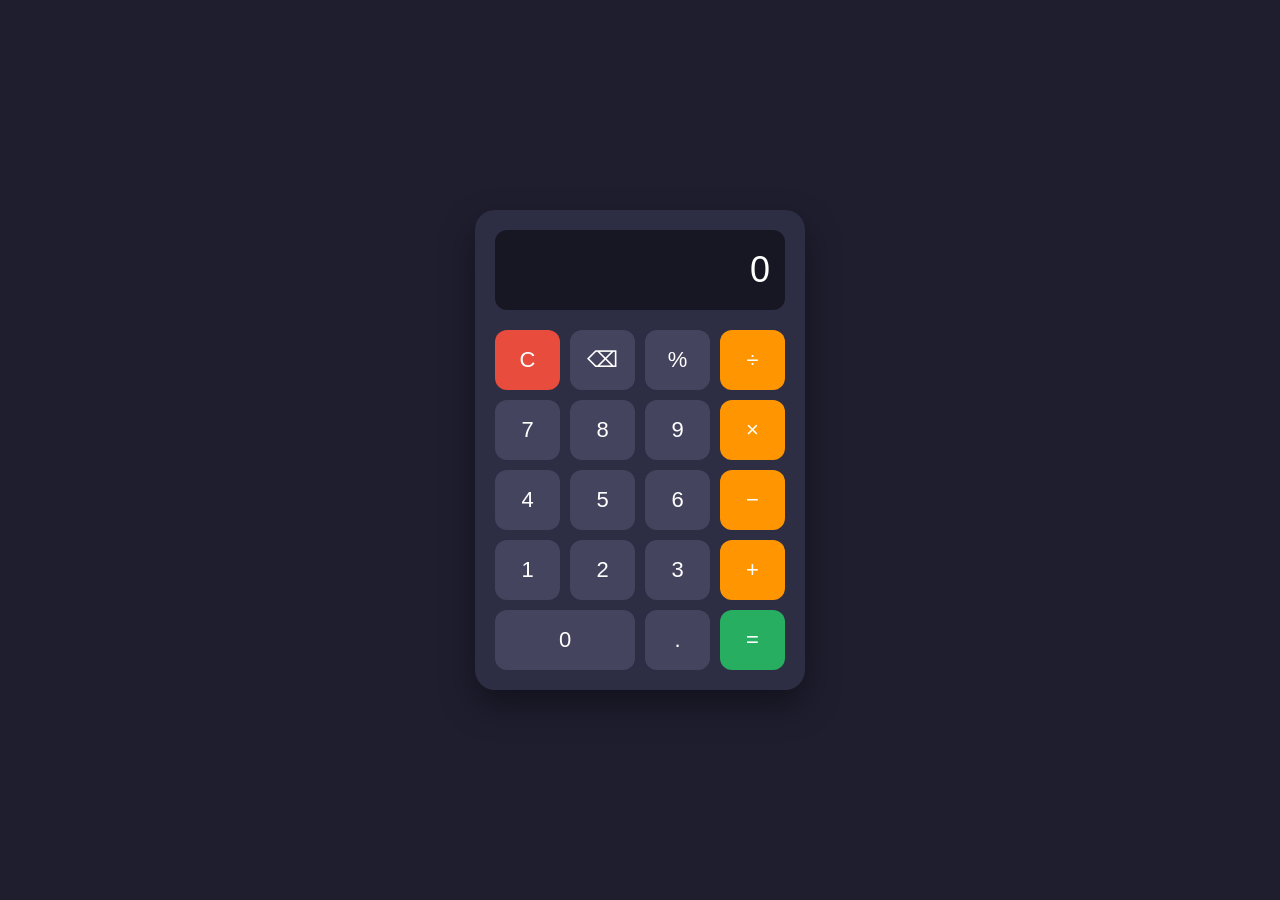
<file: index.html>
<!DOCTYPE html>
<html lang="en">
    <head>
        <meta charset="UTF-8">
        <meta name="viewport" content="width=device-width, initial-scale=1.0">
        <title>Calculator</title>

        <style>
    * {
      box-sizing: border-box;
      margin: 0;
      padding: 0;
      font-family: Arial, sans-serif;
    }

    body {
      min-height: 100vh;
      display: flex;
      justify-content: center;
      align-items: center;
      background: #1e1e2f;
    }

    .calculator {
      width: 330px;
      padding: 20px;
      background: #2d2d44;
      border-radius: 20px;
      box-shadow: 0 15px 35px rgba(0, 0, 0, 0.4);
    }

    .display {
      width: 100%;
      height: 80px;
      margin-bottom: 20px;
      padding: 15px;
      border: none;
      border-radius: 12px;
      background: #171724;
      color: white;
      text-align: right;
      font-size: 36px;
      outline: none;
    }

    .buttons {
      display: grid;
      grid-template-columns: repeat(4, 1fr);
      gap: 10px;
    }

    button {
      height: 60px;
      border: none;
      border-radius: 12px;
      background: #44445f;
      color: white;
      font-size: 22px;
      cursor: pointer;
      transition: 0.15s;
    }

    button:hover {
      background: #555577;
    }

    button:active {
      transform: scale(0.95);
    }

    .operator {
      background: #ff9500;
    }

    .operator:hover {
      background: #ffad32;
    }

    .clear {
      background: #e74c3c;
    }

    .clear:hover {
      background: #f05b4c;
    }

    .equals {
      background: #27ae60;
    }

    .equals:hover {
      background: #2fc970;
    }

    .zero {
      grid-column: span 2;
    }
  </style>
    </head>

    <body>

        <div class="calculator">
            <input type="text" class="display" id="display" value="0" readonly>

            <div class="buttons">
                <button class="clear" onclick="clearDisplay()">C</button>
                <button onclick="deleteLast()">⌫</button>
                <button onclick="percentage()">%</button>
                <button class="operator"
                    onclick="chooseOperator('/')">÷</button>

                <button onclick="appendNumber('7')">7</button>
                <button onclick="appendNumber('8')">8</button>
                <button onclick="appendNumber('9')">9</button>
                <button class="operator"
                    onclick="chooseOperator('*')">×</button>

                <button onclick="appendNumber('4')">4</button>
                <button onclick="appendNumber('5')">5</button>
                <button onclick="appendNumber('6')">6</button>
                <button class="operator"
                    onclick="chooseOperator('-')">−</button>

                <button onclick="appendNumber('1')">1</button>
                <button onclick="appendNumber('2')">2</button>
                <button onclick="appendNumber('3')">3</button>
                <button class="operator"
                    onclick="chooseOperator('+')">+</button>

                <button class="zero" onclick="appendNumber('0')">0</button>
                <button onclick="appendNumber('.')">.</button>
                <button class="equals" onclick="calculate()">=</button>
            </div>
        </div>

        <script>
    const display = document.getElementById("display");

    let firstNumber = null;
    let operator = null;
    let waitingForSecondNumber = false;

    function appendNumber(number) {
      if (waitingForSecondNumber) {
        display.value = number;
        waitingForSecondNumber = false;
      } else {
        if (display.value === "0" && number !== ".") {
          display.value = number;
        } else if (number === "." && display.value.includes(".")) {
          return;
        } else {
          display.value += number;
        }
      }
    }

    function chooseOperator(selectedOperator) {
      const currentNumber = parseFloat(display.value);

      if (operator && waitingForSecondNumber) {
        operator = selectedOperator;
        return;
      }

      if (firstNumber === null) {
        firstNumber = currentNumber;
      } else if (operator) {
        firstNumber = performCalculation(
          firstNumber,
          currentNumber,
          operator
        );

        display.value = firstNumber;
      }

      operator = selectedOperator;
      waitingForSecondNumber = true;
    }

    function performCalculation(first, second, operator) {
      switch (operator) {
        case "+":
          return first + second;

        case "-":
          return first - second;

        case "*":
          return first * second;

        case "/":
          return second === 0 ? "Error" : first / second;

        default:
          return second;
      }
    }

    function calculate() {
      if (operator === null || firstNumber === null) {
        return;
      }

      const secondNumber = parseFloat(display.value);

      const result = performCalculation(
        firstNumber,
        secondNumber,
        operator
      );

      display.value = result;

      firstNumber = null;
      operator = null;
      waitingForSecondNumber = true;
    }

    function clearDisplay() {
      display.value = "0";
      firstNumber = null;
      operator = null;
      waitingForSecondNumber = false;
    }

    function deleteLast() {
      if (display.value.length === 1) {
        display.value = "0";
      } else {
        display.value = display.value.slice(0, -1);
      }
    }

    function percentage() {
      const number = parseFloat(display.value);
      display.value = number / 100;
    }

    // Keyboard support
    document.addEventListener("keydown", function(event) {
      const key = event.key;

      if (!isNaN(key) || key === ".") {
        appendNumber(key);
      }

      if (["+", "-", "*", "/"].includes(key)) {
        chooseOperator(key);
      }

      if (key === "Enter" || key === "=") {
        calculate();
      }

      if (key === "Escape") {
        clearDisplay();
      }

      if (key === "Backspace") {
        deleteLast();
      }

      if (key === "%") {
        percentage();
      }
    });
  </script>

    </body>
</html>
</file>
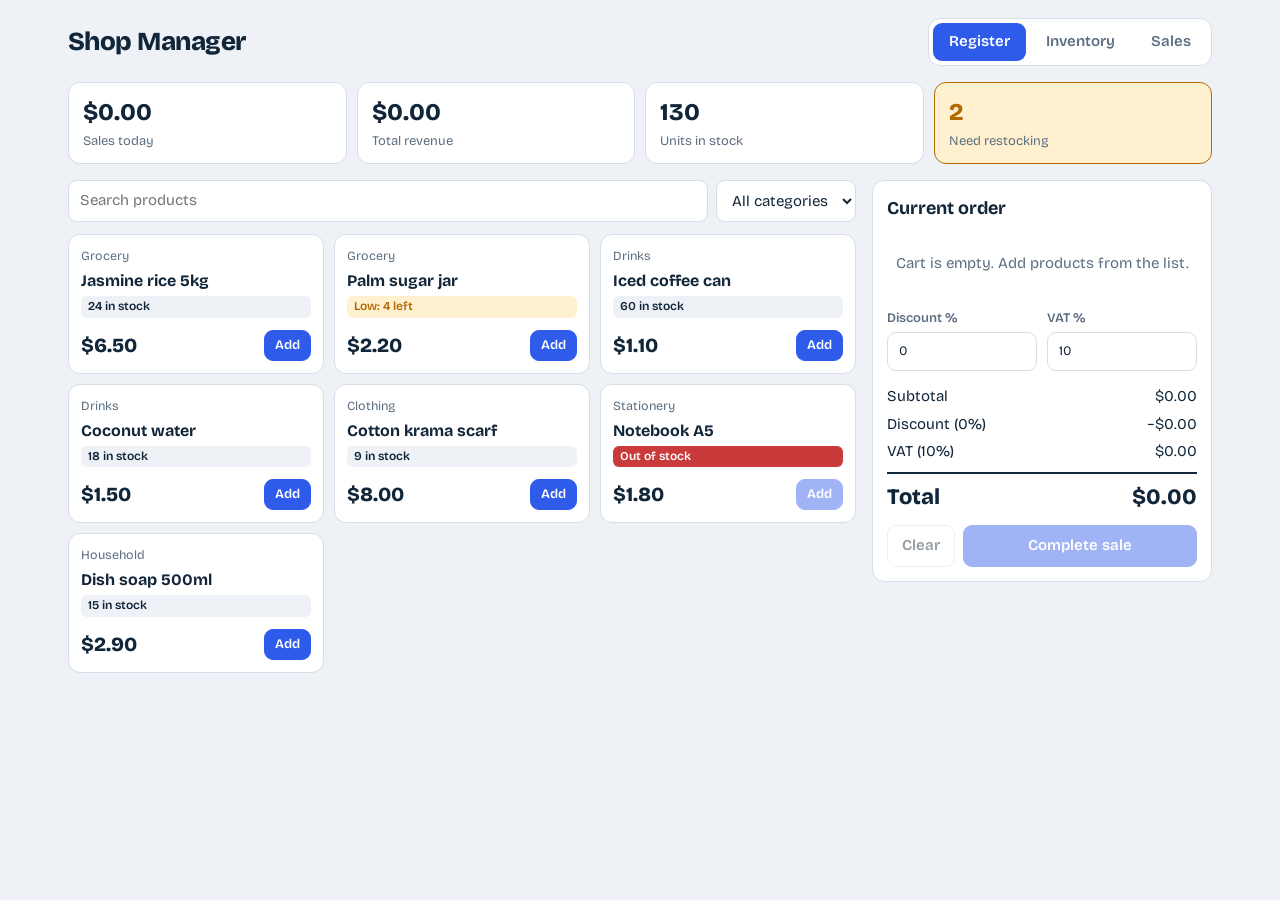
<file: shopping.html>
<!DOCTYPE html>
<html lang="en">
    <head>
        <meta charset="utf-8">
        <meta name="viewport"
            content="width=device-width, initial-scale=1, viewport-fit=cover">
        <title>Shop Manager</title>
        <link
            href="https://fonts.googleapis.com/css2?family=Bricolage+Grotesque:wght@400;600;800&display=swap"
            rel="stylesheet">
        <style>
:root{--bg:#eef2f6;--surf:#fff;--ink:#12263a;--mute:#5d6f82;--line:#d5dde6;--acc:#2f5bea;--acc-ink:#fff;--warn:#b26a00;--warnbg:#fff1d0;--bad:#c93a3a;--ok:#1f8a5b;
box-sizing:border-box;padding-top:env(safe-area-inset-top,0px);padding-bottom:env(safe-area-inset-bottom,0px)}
@media (prefers-color-scheme:dark){:root:not([data-theme="light"]){--bg:#0e1824;--surf:#172536;--ink:#e6edf5;--mute:#93a5b8;--line:#2a3c50;--acc:#6f93ff;--acc-ink:#0e1824;--warn:#ffc35a;--warnbg:#3a2c0d;--bad:#ff7b7b;--ok:#4cc790}}
:root[data-theme="dark"]{--bg:#0e1824;--surf:#172536;--ink:#e6edf5;--mute:#93a5b8;--line:#2a3c50;--acc:#6f93ff;--acc-ink:#0e1824;--warn:#ffc35a;--warnbg:#3a2c0d;--bad:#ff7b7b;--ok:#4cc790}
*{box-sizing:border-box}
html{scroll-padding-top:env(safe-area-inset-top,0px)}
body{margin:0;background:var(--bg);color:var(--ink);font:400 15px/1.45 "Bricolage Grotesque",system-ui,-apple-system,"Segoe UI",sans-serif}
button,input,select{font:inherit;color:inherit}
:focus-visible{outline:3px solid var(--acc);outline-offset:2px}
.wrap{max-width:1180px;margin:0 auto;padding:18px}
header{display:flex;flex-wrap:wrap;gap:12px;align-items:center;justify-content:space-between;margin-bottom:16px}
h1{font-size:26px;font-weight:800;margin:0;letter-spacing:-.02em}
nav{display:flex;gap:4px;background:var(--surf);border:1px solid var(--line);border-radius:12px;padding:4px}
nav button{border:0;background:none;padding:8px 16px;border-radius:9px;cursor:pointer;font-weight:600;color:var(--mute)}
nav button[aria-selected="true"]{background:var(--acc);color:var(--acc-ink)}
.stats{display:grid;grid-template-columns:repeat(auto-fit,minmax(150px,1fr));gap:10px;margin-bottom:16px}
.stat{background:var(--surf);border:1px solid var(--line);border-radius:12px;padding:12px 14px}
.stat b{display:block;font-size:24px;font-weight:800}
.stat span{color:var(--mute);font-size:13px}
.stat.warn{background:var(--warnbg);border-color:var(--warn)}
.stat.warn b{color:var(--warn)}
.bar{display:flex;flex-wrap:wrap;gap:8px;margin-bottom:12px}
input,select{background:var(--surf);border:1px solid var(--line);border-radius:9px;padding:9px 11px;min-width:0}
.bar input[type=search]{flex:1;min-width:160px}
.btn{border:1px solid var(--line);background:var(--surf);border-radius:9px;padding:9px 14px;cursor:pointer;font-weight:600}
.btn.pri{background:var(--acc);border-color:var(--acc);color:var(--acc-ink)}
.btn.bad{color:var(--bad)}
.btn.sm{padding:5px 10px;font-size:13px}
.btn:disabled{opacity:.45;cursor:not-allowed}
.reg{display:grid;grid-template-columns:1fr 340px;gap:16px;align-items:start}
@media(max-width:820px){.reg{grid-template-columns:1fr}}
.grid{display:grid;grid-template-columns:repeat(auto-fill,minmax(190px,1fr));gap:10px}
.prod{background:var(--surf);border:1px solid var(--line);border-radius:12px;padding:12px;display:flex;flex-direction:column;gap:4px}
.prod h3{margin:0;font-size:16px}
.prod small{color:var(--mute)}
.price{font-size:20px;font-weight:800}
.prod .row{display:flex;justify-content:space-between;align-items:center;margin-top:auto;padding-top:8px}
.tag{font-size:12px;font-weight:600;border-radius:6px;padding:2px 7px;background:var(--bg)}
.tag.low{background:var(--warnbg);color:var(--warn)}
.tag.out{background:var(--bad);color:#fff}
.panel{background:var(--surf);border:1px solid var(--line);border-radius:12px;padding:14px}
.cart{position:sticky;top:12px}
.panel h2{margin:0 0 10px;font-size:18px}
.line{display:grid;grid-template-columns:1fr auto auto;gap:8px;align-items:center;padding:8px 0;border-bottom:1px solid var(--line)}
.qty{display:flex;align-items:center;gap:6px}
.qty button{width:26px;height:26px;border-radius:7px;border:1px solid var(--line);background:var(--bg);cursor:pointer;font-weight:800}
.sum div{display:flex;justify-content:space-between;padding:3px 0}
.sum .tot{font-size:22px;font-weight:800;border-top:2px solid var(--ink);margin-top:6px;padding-top:8px}
.empty{color:var(--mute);padding:22px 8px;text-align:center}
.tbl{width:100%;border-collapse:collapse;background:var(--surf);border:1px solid var(--line);border-radius:12px;overflow:hidden}
.tblw{overflow-x:auto}
th,td{text-align:left;padding:10px 12px;border-bottom:1px solid var(--line);white-space:nowrap}
th{font-size:13px;color:var(--mute);font-weight:600}
td.act{text-align:right}
dialog{border:1px solid var(--line);border-radius:14px;background:var(--surf);color:var(--ink);padding:20px;width:min(420px,92vw)}
dialog::backdrop{background:rgba(8,16,26,.55)}
dialog h2{margin:0 0 12px}
label{display:block;font-size:13px;font-weight:600;color:var(--mute);margin-bottom:10px}
label input,label select{display:block;width:100%;margin-top:4px;color:var(--ink);font-weight:400}
.two{display:grid;grid-template-columns:1fr 1fr;gap:10px}
.foot{display:flex;justify-content:flex-end;gap:8px;margin-top:8px}
.rcpt div{display:flex;justify-content:space-between}
.toast{position:fixed;left:50%;bottom:calc(20px + env(safe-area-inset-bottom,0px));transform:translateX(-50%);background:var(--ink);color:var(--bg);padding:10px 16px;border-radius:10px;font-weight:600;z-index:9}
[hidden]{display:none!important}
@media(prefers-reduced-motion:no-preference){.prod{transition:border-color .15s}.prod:hover{border-color:var(--acc)}}
</style>
    </head>
    <body>
        <div class="wrap">
            <header>
                <h1>Shop Manager</h1>
                <nav role="tablist" id="tabs">
                    <button role="tab" data-t="reg"
                        aria-selected="true">Register</button>
                    <button role="tab" data-t="inv"
                        aria-selected="false">Inventory</button>
                    <button role="tab" data-t="sales"
                        aria-selected="false">Sales</button>
                </nav>
            </header>
            <div class="stats" id="stats"></div>

            <section id="reg">
                <div class="reg">
                    <div>
                        <div class="bar">
                            <input type="search" id="q"
                                placeholder="Search products"
                                aria-label="Search products">
                            <select id="cat"
                                aria-label="Filter by category"></select>
                        </div>
                        <div class="grid" id="grid"></div>
                    </div>
                    <aside class="panel cart" aria-label="Cart">
                        <h2>Current order</h2>
                        <div id="lines"></div>
                        <div class="two" style="margin:12px 0">
                            <label style="margin:0">Discount %<input
                                    type="number" id="disc" min="0" max="100"
                                    value="0"></label>
                            <label style="margin:0">VAT %<input type="number"
                                    id="vat" min="0" max="100"
                                    value="10"></label>
                        </div>
                        <div class="sum" id="sum"></div>
                        <div class="foot" style="justify-content:stretch">
                            <button class="btn" id="clear">Clear</button>
                            <button class="btn pri" id="pay"
                                style="flex:1">Complete sale</button>
                        </div>
                    </aside>
                </div>
            </section>

            <section id="inv" hidden>
                <div class="bar"><button class="btn pri" id="addp">Add
                        product</button></div>
                <div class="tblw"><table
                        class="tbl"><thead><tr><th>Product</th><th>Category</th><th>Price</th><th>Stock</th><th></th></tr></thead><tbody
                            id="invb"></tbody></table></div>
            </section>

            <section id="sales" hidden>
                <div class="bar"><button class="btn bad" id="wipe">Clear sales
                        history</button></div>
                <div class="tblw"><table
                        class="tbl"><thead><tr><th>Receipt</th><th>Date</th><th>Items</th><th>Total</th><th></th></tr></thead><tbody
                            id="salesb"></tbody></table></div>
            </section>
        </div>

        <dialog id="pd">
            <form method="dialog" id="pf">
                <h2 id="pdt">Add product</h2>
                <label>Name<input id="f-name" required maxlength="60"></label>
                <div class="two">
                    <label>Category<input id="f-cat" required maxlength="30"
                            list="cats"></label>
                    <label>Price ($)<input id="f-price" type="number" min="0"
                            step="0.01" required></label>
                </div>
                <div class="two">
                    <label>Stock<input id="f-stock" type="number" min="0"
                            step="1" required></label>
                    <label>Low-stock alert at<input id="f-low" type="number"
                            min="0" step="1" value="5" required></label>
                </div>
                <datalist id="cats"></datalist>
                <div class="foot"><button type="button" class="btn"
                        id="pcancel">Cancel</button><button class="btn pri"
                        value="save">Save product</button></div>
            </form>
        </dialog>

        <dialog id="rd"><div id="rbody"></div><div class="foot"><button
                    class="btn" id="rprint">Print</button><button
                    class="btn pri" id="rclose">Done</button></div></dialog>

        <script>
(function(){
var KEY="shopmgr.v1", $=function(s){return document.querySelector(s)};
var seed=[
 {id:1,name:"Jasmine rice 5kg",cat:"Grocery",price:6.5,stock:24,low:6},
 {id:2,name:"Palm sugar jar",cat:"Grocery",price:2.2,stock:4,low:5},
 {id:3,name:"Iced coffee can",cat:"Drinks",price:1.1,stock:60,low:12},
 {id:4,name:"Coconut water",cat:"Drinks",price:1.5,stock:18,low:8},
 {id:5,name:"Cotton krama scarf",cat:"Clothing",price:8,stock:9,low:3},
 {id:6,name:"Notebook A5",cat:"Stationery",price:1.8,stock:0,low:5},
 {id:7,name:"Dish soap 500ml",cat:"Household",price:2.9,stock:15,low:4}
];
var S={products:seed,sales:[],nextId:8,nextRcpt:1001}, cart={}, editId=null;
try{var raw=localStorage.getItem(KEY);if(raw){var p=JSON.parse(raw);if(p&&p.products)S=p}}catch(e){}
function save(){try{localStorage.setItem(KEY,JSON.stringify(S))}catch(e){}}
function esc(s){return String(s).replace(/[&<>"']/g,function(c){return{"&":"&amp;","<":"&lt;",">":"&gt;",'"':"&quot;","'":"&#39;"}[c]})}
function money(n){return "$"+(Math.round(n*100)/100).toFixed(2)}
function prod(id){return S.products.find(function(p){return p.id===id})}
function toast(m){var t=document.createElement("div");t.className="toast";t.textContent=m;document.body.appendChild(t);setTimeout(function(){t.remove()},2200)}

function renderStats(){
  var low=S.products.filter(function(p){return p.stock<=p.low}).length;
  var today=new Date().toDateString(), tsum=0, all=0;
  S.sales.forEach(function(s){all+=s.total;if(new Date(s.date).toDateString()===today)tsum+=s.total});
  var units=S.products.reduce(function(a,p){return a+p.stock},0);
  $("#stats").innerHTML=
   '<div class="stat"><b>'+money(tsum)+'</b><span>Sales today</span></div>'+
   '<div class="stat"><b>'+money(all)+'</b><span>Total revenue</span></div>'+
   '<div class="stat"><b>'+units+'</b><span>Units in stock</span></div>'+
   '<div class="stat'+(low?' warn':'')+'"><b>'+low+'</b><span>Need restocking</span></div>';
}
function cats(){var c=[];S.products.forEach(function(p){if(c.indexOf(p.cat)<0)c.push(p.cat)});return c.sort()}
function renderCats(){
  var cur=$("#cat").value||"";
  $("#cat").innerHTML='<option value="">All categories</option>'+cats().map(function(c){return '<option'+(c===cur?' selected':'')+'>'+esc(c)+'</option>'}).join("");
  $("#cats").innerHTML=cats().map(function(c){return '<option value="'+esc(c)+'">'}).join("");
}
function tag(p){return p.stock===0?'<span class="tag out">Out of stock</span>':p.stock<=p.low?'<span class="tag low">Low: '+p.stock+' left</span>':'<span class="tag">'+p.stock+' in stock</span>'}
function renderGrid(){
  var q=$("#q").value.trim().toLowerCase(), c=$("#cat").value;
  var list=S.products.filter(function(p){return(!c||p.cat===c)&&(!q||p.name.toLowerCase().indexOf(q)>=0)});
  $("#grid").innerHTML=list.length?list.map(function(p){
    return '<div class="prod"><small>'+esc(p.cat)+'</small><h3>'+esc(p.name)+'</h3>'+tag(p)+
     '<div class="row"><span class="price">'+money(p.price)+'</span><button class="btn sm pri" data-add="'+p.id+'"'+(p.stock===0?' disabled':'')+'>Add</button></div></div>'}).join("")
   :'<div class="empty">No products match. Try another search or add products in Inventory.</div>';
}
function totals(){
  var sub=0;Object.keys(cart).forEach(function(id){var p=prod(+id);if(p)sub+=p.price*cart[id]});
  var d=Math.min(100,Math.max(0,+$("#disc").value||0)), v=Math.max(0,+$("#vat").value||0);
  var dv=sub*d/100, tx=(sub-dv)*v/100;
  return{sub:sub,dv:dv,tx:tx,d:d,v:v,total:sub-dv+tx};
}
function renderCart(){
  var ids=Object.keys(cart);
  $("#lines").innerHTML=ids.length?ids.map(function(id){var p=prod(+id);
    return '<div class="line"><div><b>'+esc(p.name)+'</b><br><small>'+money(p.price)+' each</small></div>'+
    '<div class="qty"><button data-dec="'+id+'" aria-label="Decrease">−</button><span>'+cart[id]+'</span><button data-inc="'+id+'" aria-label="Increase">+</button></div>'+
    '<b>'+money(p.price*cart[id])+'</b></div>'}).join(""):'<div class="empty">Cart is empty. Add products from the list.</div>';
  var t=totals();
  $("#sum").innerHTML='<div><span>Subtotal</span><span>'+money(t.sub)+'</span></div>'+
   '<div><span>Discount ('+t.d+'%)</span><span>−'+money(t.dv)+'</span></div>'+
   '<div><span>VAT ('+t.v+'%)</span><span>'+money(t.tx)+'</span></div>'+
   '<div class="tot"><span>Total</span><span>'+money(t.total)+'</span></div>';
  $("#pay").disabled=!ids.length;$("#clear").disabled=!ids.length;
}
function renderInv(){
  $("#invb").innerHTML=S.products.length?S.products.map(function(p){
   return '<tr><td><b>'+esc(p.name)+'</b></td><td>'+esc(p.cat)+'</td><td>'+money(p.price)+'</td><td>'+tag(p)+'</td>'+
   '<td class="act"><button class="btn sm" data-restock="'+p.id+'">+10</button> <button class="btn sm" data-edit="'+p.id+'">Edit</button> <button class="btn sm bad" data-del="'+p.id+'">Delete</button></td></tr>'}).join("")
   :'<tr><td colspan="5" class="empty">No products yet. Use “Add product” to start.</td></tr>';
}
function renderSales(){
  $("#salesb").innerHTML=S.sales.length?S.sales.slice().reverse().map(function(s){
   return '<tr><td>#'+s.id+'</td><td>'+new Date(s.date).toLocaleString()+'</td><td>'+s.items.reduce(function(a,i){return a+i.qty},0)+'</td><td><b>'+money(s.total)+'</b></td><td class="act"><button class="btn sm" data-rc="'+s.id+'">View receipt</button></td></tr>'}).join("")
   :'<tr><td colspan="5" class="empty">No sales yet. Complete a sale on the Register tab.</td></tr>';
}
function all(){renderStats();renderCats();renderGrid();renderCart();renderInv();renderSales()}

function receipt(s){
  $("#rbody").innerHTML='<div class="rcpt"><h2>Receipt #'+s.id+'</h2><small>'+new Date(s.date).toLocaleString()+'</small><hr>'+
   s.items.map(function(i){return '<div><span>'+i.qty+' × '+esc(i.name)+'</span><span>'+money(i.qty*i.price)+'</span></div>'}).join("")+'<hr>'+
   '<div><span>Subtotal</span><span>'+money(s.sub)+'</span></div><div><span>Discount ('+s.d+'%)</span><span>−'+money(s.dv)+'</span></div>'+
   '<div><span>VAT ('+s.v+'%)</span><span>'+money(s.tx)+'</span></div><div style="font-size:20px;font-weight:800;margin-top:6px"><span>Total</span><span>'+money(s.total)+'</span></div></div>';
  $("#rd").showModal();
}
function addToCart(id){var p=prod(id);if(!p)return;var n=(cart[id]||0)+1;if(n>p.stock){toast("Only "+p.stock+" in stock");return}cart[id]=n;renderCart()}

document.addEventListener("click",function(e){
  var b=e.target.closest("button");if(!b)return;var d=b.dataset;
  if(d.t){document.querySelectorAll("#tabs button").forEach(function(x){x.setAttribute("aria-selected",x===b)});["reg","inv","sales"].forEach(function(k){$("#"+k).hidden=k!==d.t});return}
  if(d.add)addToCart(+d.add);
  if(d.inc)addToCart(+d.inc);
  if(d.dec){var id=+d.dec;cart[id]--;if(cart[id]<=0)delete cart[id];renderCart()}
  if(d.restock){prod(+d.restock).stock+=10;save();all();toast("Added 10 units")}
  if(d.del){var p=prod(+d.del);if(confirm('Delete "'+p.name+'"?')){S.products=S.products.filter(function(x){return x.id!==p.id});delete cart[p.id];save();all()}}
  if(d.edit){var q=prod(+d.edit);editId=q.id;$("#pdt").textContent="Edit product";$("#f-name").value=q.name;$("#f-cat").value=q.cat;$("#f-price").value=q.price;$("#f-stock").value=q.stock;$("#f-low").value=q.low;$("#pd").showModal()}
  if(d.rc){receipt(S.sales.find(function(s){return s.id===+d.rc}))}
});
$("#addp").onclick=function(){editId=null;$("#pf").reset();$("#pdt").textContent="Add product";$("#f-low").value=5;$("#pd").showModal()};
$("#pcancel").onclick=function(){$("#pd").close()};
$("#pf").addEventListener("submit",function(){
  var o={name:$("#f-name").value.trim(),cat:$("#f-cat").value.trim(),price:+$("#f-price").value,stock:Math.floor(+$("#f-stock").value),low:Math.floor(+$("#f-low").value)};
  if(editId){Object.assign(prod(editId),o)}else{o.id=S.nextId++;S.products.push(o)}
  save();all();toast("Product saved");
});
$("#q").oninput=renderGrid;$("#cat").onchange=renderGrid;
$("#disc").oninput=renderCart;$("#vat").oninput=renderCart;
$("#clear").onclick=function(){cart={};renderCart()};
$("#pay").onclick=function(){
  var ids=Object.keys(cart);if(!ids.length)return;var t=totals(),items=[];
  ids.forEach(function(id){var p=prod(+id);items.push({name:p.name,price:p.price,qty:cart[id]});p.stock-=cart[id]});
  var s={id:S.nextRcpt++,date:new Date().toISOString(),items:items,sub:t.sub,dv:t.dv,tx:t.tx,d:t.d,v:t.v,total:t.total};
  S.sales.push(s);cart={};save();all();receipt(s);
};
$("#rclose").onclick=function(){$("#rd").close()};
$("#rprint").onclick=function(){window.print()};
$("#wipe").onclick=function(){if(S.sales.length&&confirm("Clear all sales history? Stock levels stay as they are.")){S.sales=[];save();all()}};
all();
})();
</script>
    </body>
</html>
</file>
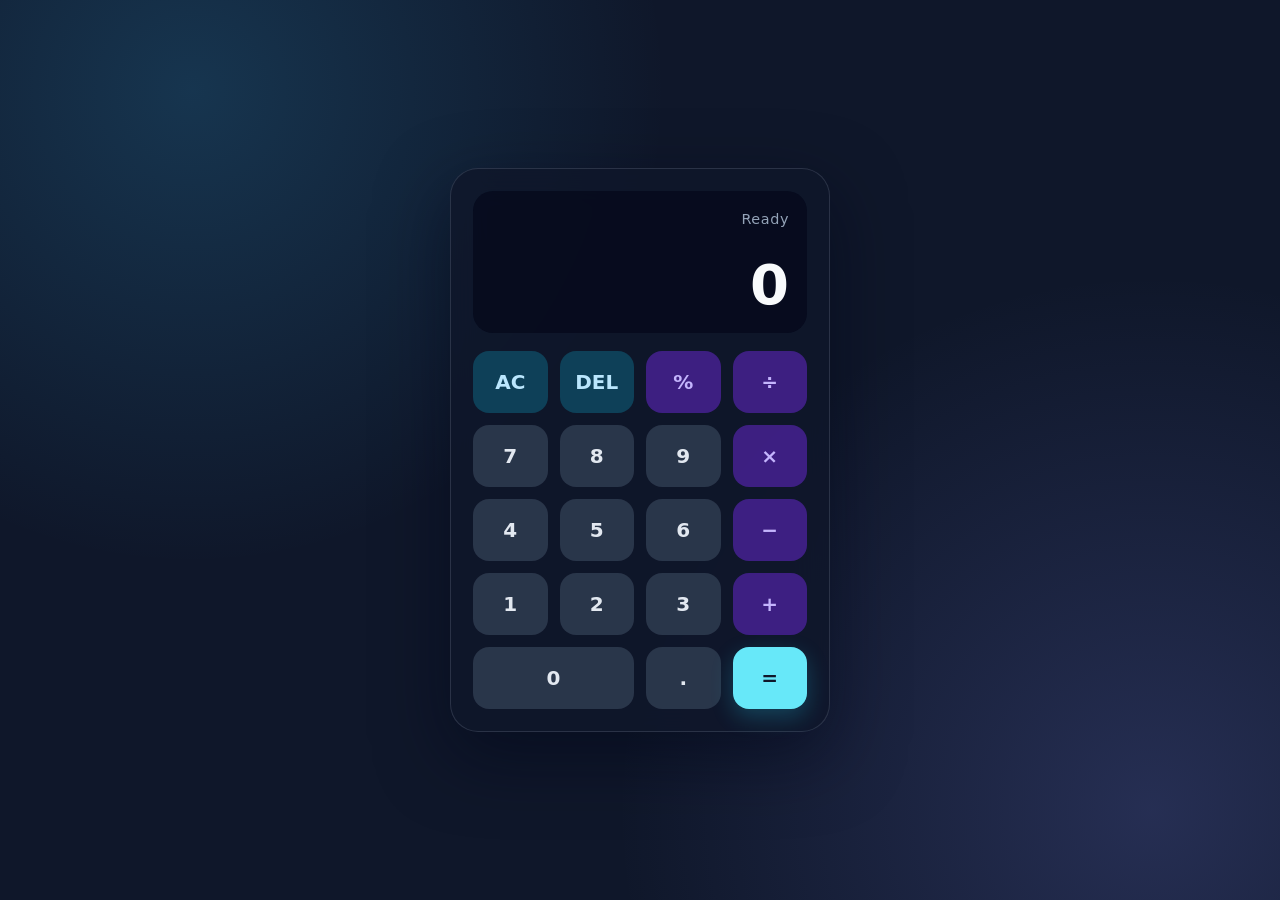
<file: sum.html>
<!DOCTYPE html>
<html lang="en">

<head>
    <meta charset="UTF-8">
    <meta name="viewport" content="width=device-width, initial-scale=1.0">
    <meta name="description" content="A simple, responsive calculator.">
    <title>Calculator</title>
    <link rel="stylesheet" href="style.css">
</head>

<body>
    <main class="calculator" aria-label="Calculator">
        <section class="calculator__display" aria-live="polite">
            <div class="calculator__expression" id="expression">Ready</div>
            <div class="calculator__result" id="result">0</div>
        </section>

        <section class="calculator__keys" aria-label="Calculator keys">
            <button class="key key--utility" data-action="clear" type="button">AC</button>
            <button class="key key--utility" data-action="delete" type="button" aria-label="Delete last character">DEL</button>
            <button class="key key--operator" data-value="%" type="button">%</button>
            <button class="key key--operator" data-value="/" type="button" aria-label="Divide">÷</button>

            <button class="key" data-value="7" type="button">7</button>
            <button class="key" data-value="8" type="button">8</button>
            <button class="key" data-value="9" type="button">9</button>
            <button class="key key--operator" data-value="*" type="button" aria-label="Multiply">×</button>

            <button class="key" data-value="4" type="button">4</button>
            <button class="key" data-value="5" type="button">5</button>
            <button class="key" data-value="6" type="button">6</button>
            <button class="key key--operator" data-value="-" type="button" aria-label="Subtract">−</button>

            <button class="key" data-value="1" type="button">1</button>
            <button class="key" data-value="2" type="button">2</button>
            <button class="key" data-value="3" type="button">3</button>
            <button class="key key--operator" data-value="+" type="button" aria-label="Add">+</button>

            <button class="key key--wide" data-value="0" type="button">0</button>
            <button class="key" data-value="." type="button">.</button>
            <button class="key key--equals" data-action="calculate" type="button">=</button>
        </section>
    </main>

    <script src="script.js"></script>
</body>

</html>
</file>
<file: style.css>
:root {
    font-family: Inter, ui-sans-serif, system-ui, -apple-system, BlinkMacSystemFont, "Segoe UI", sans-serif;
    color: #f8fafc;
    background: #0f172a;
    font-synthesis: none;
}

* {
    box-sizing: border-box;
}

body {
    display: grid;
    min-height: 100vh;
    margin: 0;
    place-items: center;
    padding: 24px;
    background:
        radial-gradient(circle at 15% 10%, rgba(56, 189, 248, 0.18), transparent 35%),
        radial-gradient(circle at 90% 90%, rgba(129, 140, 248, 0.2), transparent 38%),
        #0f172a;
}

.calculator {
    width: min(100%, 380px);
    padding: 22px;
    border: 1px solid rgba(148, 163, 184, 0.2);
    border-radius: 28px;
    background: rgba(15, 23, 42, 0.82);
    box-shadow: 0 24px 70px rgba(2, 6, 23, 0.5);
    backdrop-filter: blur(18px);
}

.calculator__display {
    min-height: 142px;
    margin-bottom: 18px;
    padding: 20px 18px;
    border-radius: 20px;
    background: rgba(2, 6, 23, 0.62);
    text-align: right;
    overflow: hidden;
}

.calculator__expression {
    min-height: 24px;
    color: #94a3b8;
    font-size: 0.9rem;
    letter-spacing: 0.04em;
    white-space: nowrap;
    overflow: hidden;
    text-overflow: ellipsis;
}

.calculator__result {
    margin-top: 22px;
    color: #f8fafc;
    font-size: clamp(2.4rem, 10vw, 3.5rem);
    font-weight: 700;
    line-height: 1;
    white-space: nowrap;
    overflow: hidden;
    text-overflow: ellipsis;
}

.calculator__keys {
    display: grid;
    grid-template-columns: repeat(4, 1fr);
    gap: 12px;
}

.key {
    min-height: 62px;
    border: 0;
    border-radius: 16px;
    color: #e2e8f0;
    background: rgba(51, 65, 85, 0.75);
    font: inherit;
    font-size: 1.25rem;
    font-weight: 650;
    cursor: pointer;
    transition: transform 120ms ease, background 120ms ease, box-shadow 120ms ease;
}

.key:hover {
    background: rgba(71, 85, 105, 0.95);
}

.key:active {
    transform: scale(0.94);
}

.key:focus-visible {
    outline: 3px solid #38bdf8;
    outline-offset: 3px;
}

.key--utility {
    color: #bae6fd;
    background: rgba(14, 116, 144, 0.45);
}

.key--operator {
    color: #c4b5fd;
    background: rgba(109, 40, 217, 0.5);
}

.key--equals {
    color: #0f172a;
    background: #67e8f9;
    box-shadow: 0 8px 22px rgba(34, 211, 238, 0.24);
}

.key--equals:hover {
    background: #a5f3fc;
}

.key--wide {
    grid-column: span 2;
}

@media (max-width: 400px) {
    .calculator {
        padding: 16px;
        border-radius: 22px;
    }

    .calculator__keys {
        gap: 9px;
    }

    .key {
        min-height: 58px;
    }
}
</file>
